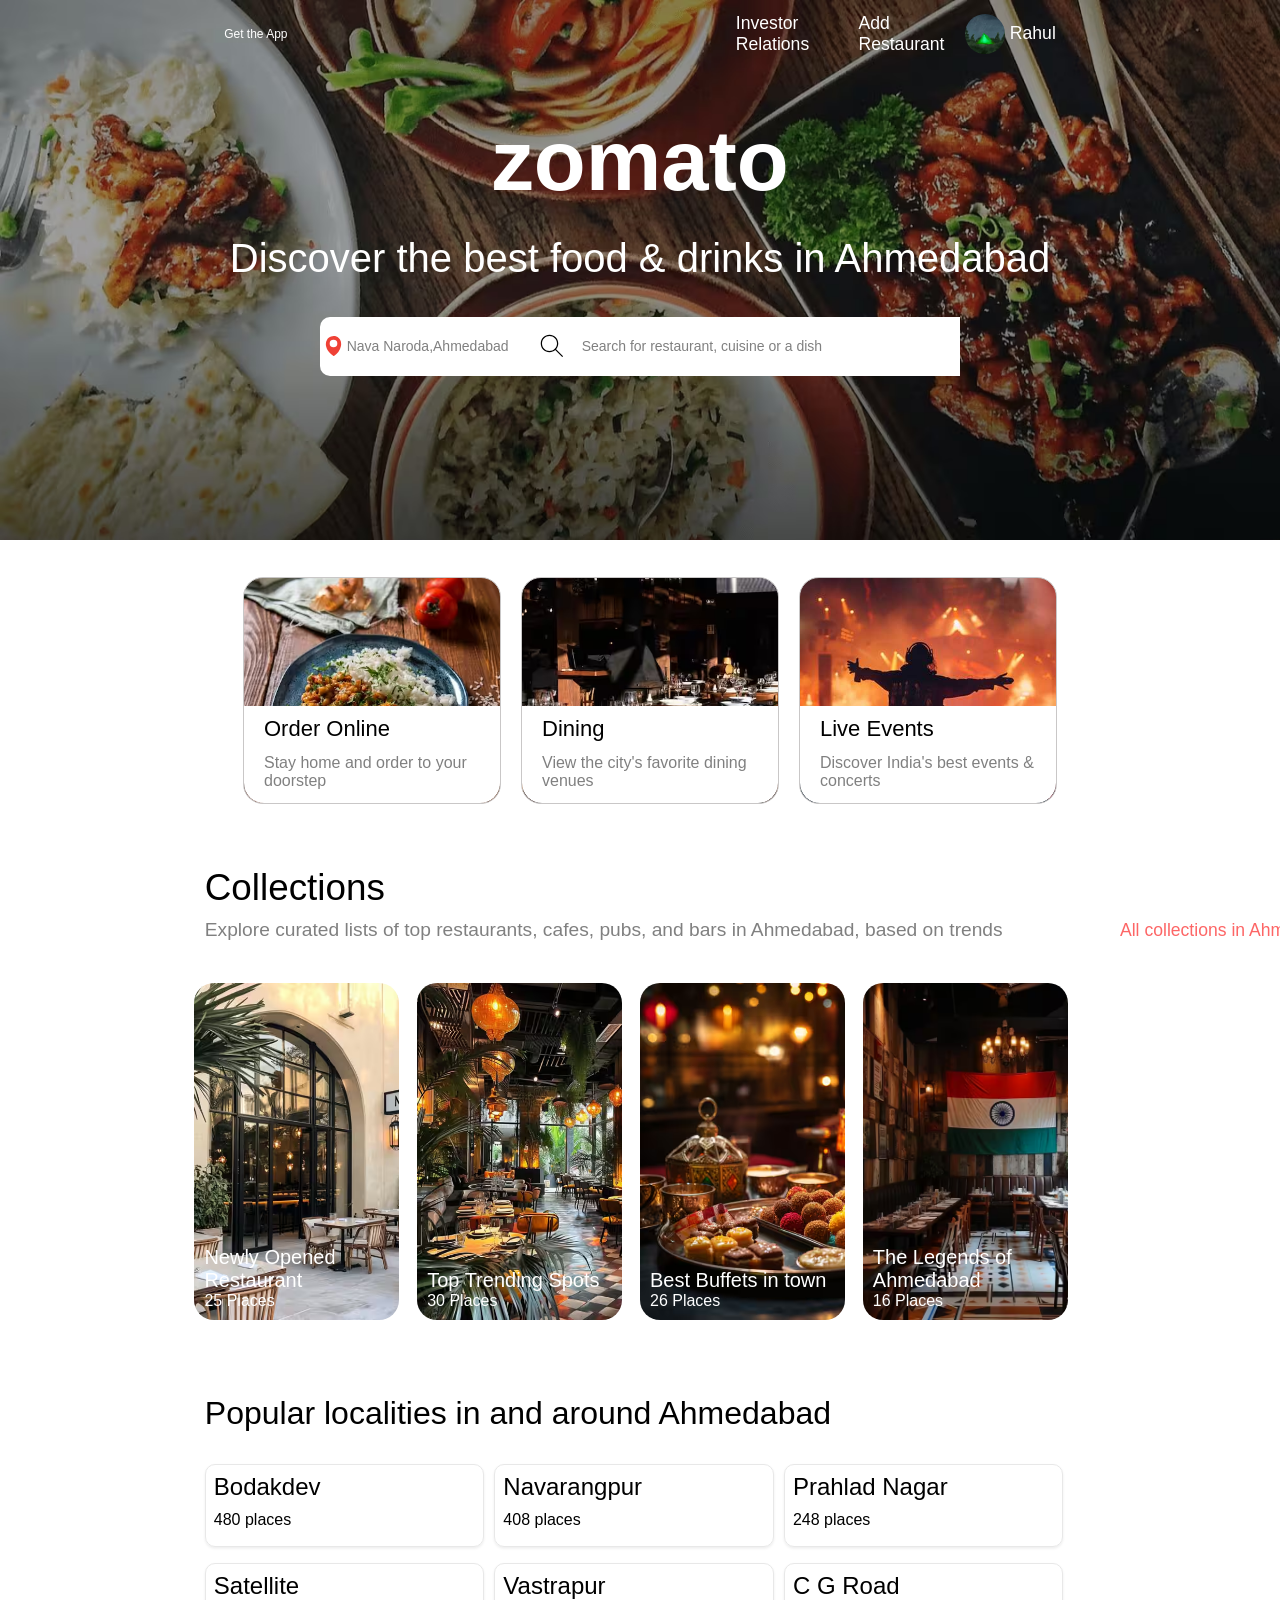
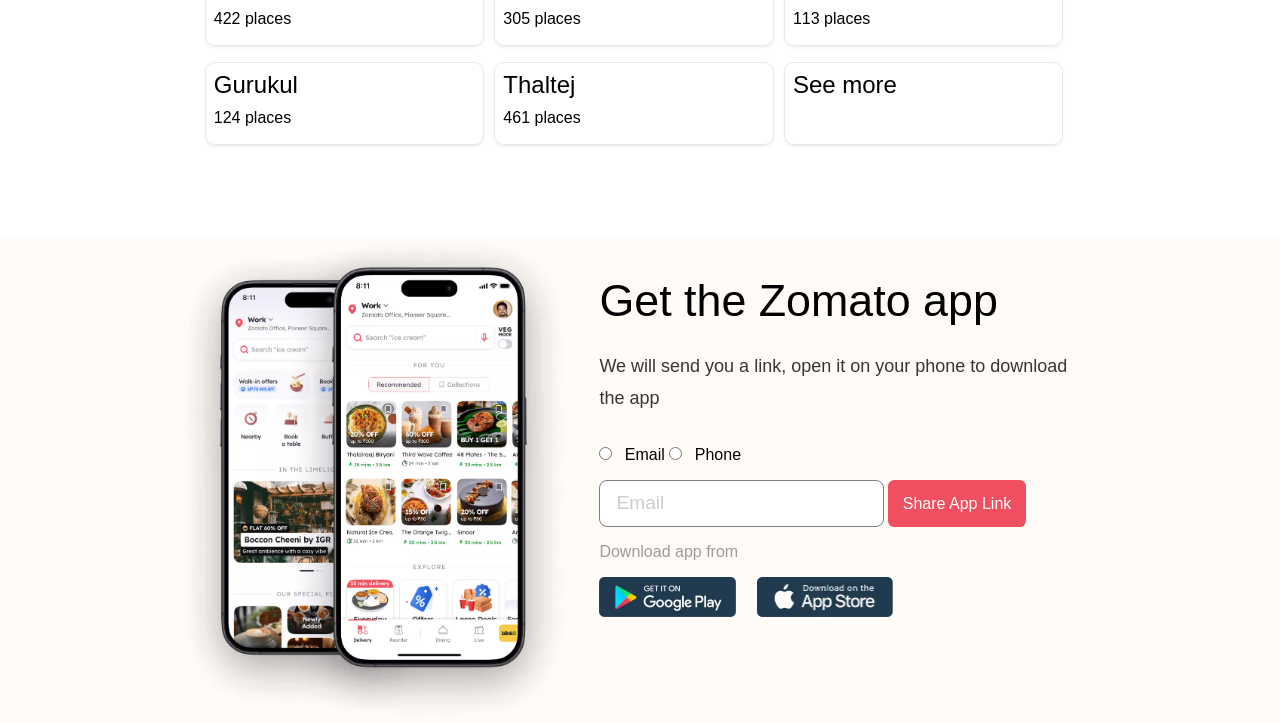
<file: index.html>
<!DOCTYPE html>
<html lang="en">
<head>
    <meta charset="UTF-8">
    <meta name="viewport" content="width=device-width, initial-scale=1.0">
    <title>Document</title>
    <link rel="preconnect" href="https://fonts.googleapis.com">
    <link rel="preconnect" href="https://fonts.gstatic.com" crossorigin>
    <link href="https://fonts.googleapis.com/css2?family=Roboto:ital,wght@0,100;0,300;0,400;0,500;0,700;0,900;1,100;1,300;1,400;1,500;1,700;1,900&display=swap" rel="stylesheet">
    <link rel="stylesheet" href="./first.css">
</head>
<body>
        <div class="main-container">
            <!-- header -->
                <header class="header">
                    <!-- top part -->
                        <div class="top-part-main">
                            <div class="left-part">Get the App</div>
                            <div class="right-part">
                                    <div class="investor-div">Investor Relations</div>
                                    <div class="add-restaurant">Add Restaurant</div>
                                    <div class="profile"><img class="user-profile" src="./unnamed.jpg" alt="user-profile"><div class="user-name">Rahul</div></div>
                            </div>
                        </div>
                        <!-- center part -->
                        <div class="center-main-div">

                                <div class="center-bar-top">
                                    <div class="zomato-div">zomato</div>
                                    <div class="discover-div">Discover the best food & drinks in Ahmedabad</div>
                                </div>

                                <div class="search-bar-div">
                                    <img src="./pin-location-icon.svg" class="location" alt="location">
                                    <input type="text" class="first" placeholder="Nava Naroda,Ahmedabad">
                                    <img src="./search.svg" alt="search-icon" class="search-icon">
                                    <input type="text" class="second" placeholder="Search for restaurant, cuisine or a dish">
                                </div>
                        </div>
                </header>

                <!-- main content  -->
                <main class="main">

                        <div class="middle-div">
                            </div>

                        <!-- Third div -->
                        <div class="third-div">
                                <div class="top-text">
                                    <div class="collection-div">Collections</div>
                                    <div class="top-last-text-div">
                                        <div class="left-text-div">Explore curated lists of top restaurants, cafes, pubs, and bars in Ahmedabad, based on trends</div>
                                        <div class="right-text-div">All collections in Ahmedabad</div>
                                    </div>
                                </div>

                                <div class="slides-div">
                                </div>
                        </div>
                        
                        <div class="fourth-part">
                            <div class="fourth-part-child">
                                <div class="fourth-part-heading">Popular localities in and around Ahmedabad</div>
                                <div class="select-grid">
                                </div>
                            </div>
                        </div>

                      <footer>
                        <div class="end-part-div">
                            <div class="phone-image-div"><img class="phone-image" src="./ce5bc038a8a2d4f8f24465c8826182af1726501431.avif" alt=""></div>
                            <div class="end-part-end-div">
                                <div class="get-app-div">
                                    <div class="get-app-div-top">Get the Zomato app</div>
                                    <div class="get-app-div-bottom">We will send you a link, open it on your phone to download the app</div>
                                </div>
                                <div class="log-in-div">
                                    <div class="log-in-div-top">
                                        <input class="radio-1" name="ans" type="radio">
                                        <label for="email">Email</label>
                                        <input class="radio-2" name="ans"  type="radio">
                                       <label for="Phone">Phone</label>
                                    </div>
                                    <div class="info-input-div">
                                        <input placeholder="Email" class="input-email" type="text">
                                        <button class="share-app-button">Share App Link</button>
                                    </div>
                                </div>

                                <div class="last-part-last">
                                    <div class="last-part-last-text">Download app from</div>
                                    <img src="./playstore.webp" class="playstore-image" alt="">
                                    <img src="./appstore.webp" class="appstor-image" alt="">
                                </div>
                            </div>
                        </div>
                      </footer>

                </main>
        </div>
</body>
<script src="./index.js"></script>
</html>
</file>
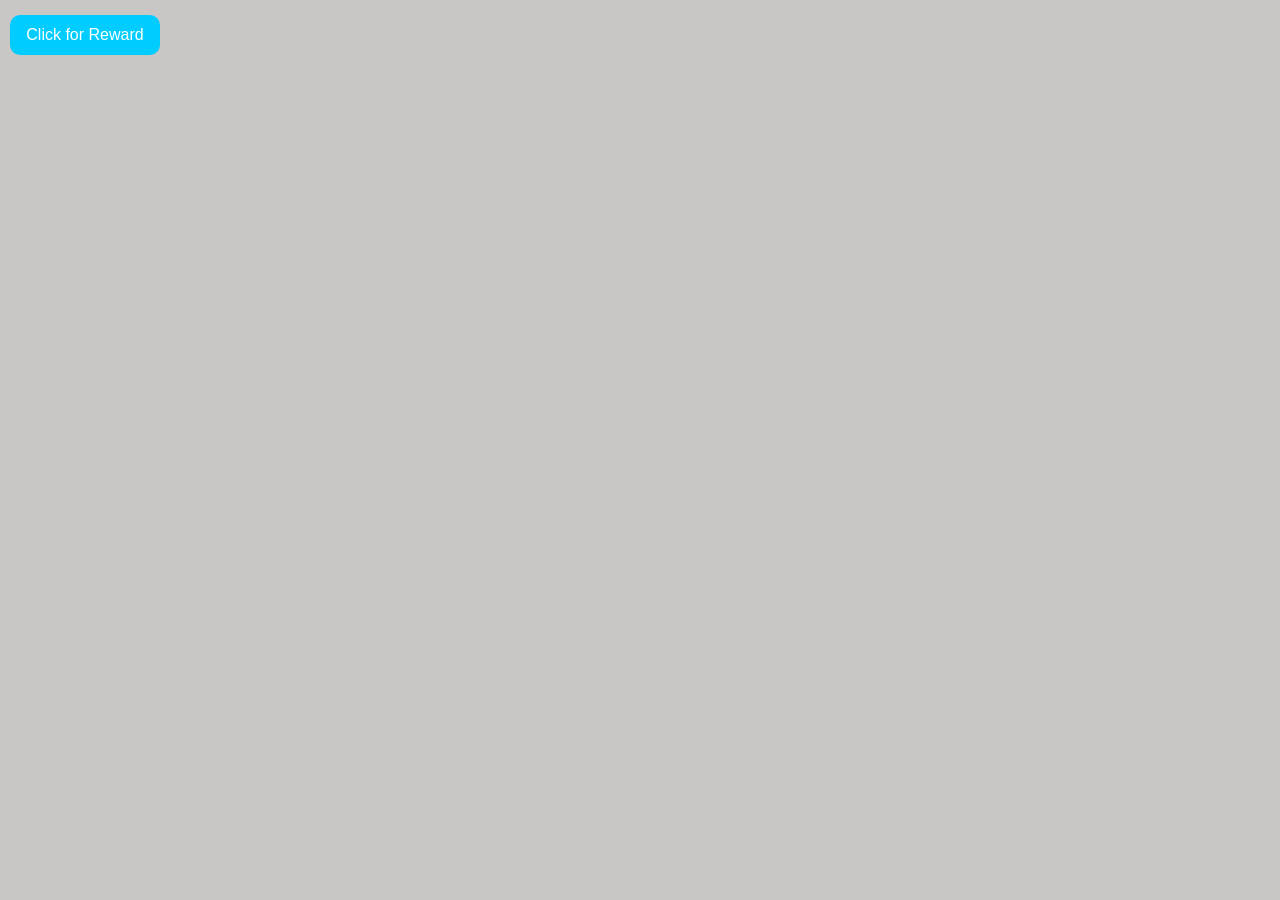
<file: prac.html>
<!DOCTYPE html>
<html lang="en">
<head>
    <meta charset="UTF-8">
    <meta name="viewport" content="width=device-width, initial-scale=1.0">
    <title>Document</title>
    <style>
        *{
            margin: 0;
            padding: 0;
        }
        body{
            width: 100vw;
            height: 100vh;
        }
        .container{
            height: 100%;
            width: 100%;
            background-color: rgb(201, 198, 198);
        }
        .parent {
            height: 70px;
            width: 170px;
            display: flex;
            align-items: center;
            justify-content: center;
            position: relative; /* Added */
        }
        
        button {
            height: 40px;
            width: 150px;
            border-radius: 10px;
            border: none;
            background-color: rgb(0, 204, 255);
            font-size: 1rem;
            color: white;
            position: absolute;
           
        }
        
    </style>
</head>
<body>
        <div class="container">
            <div class="parent">
                <button>Click for Reward</button>
            </div>
        </div>
</body>
<script>

</script>
</html>
</file>
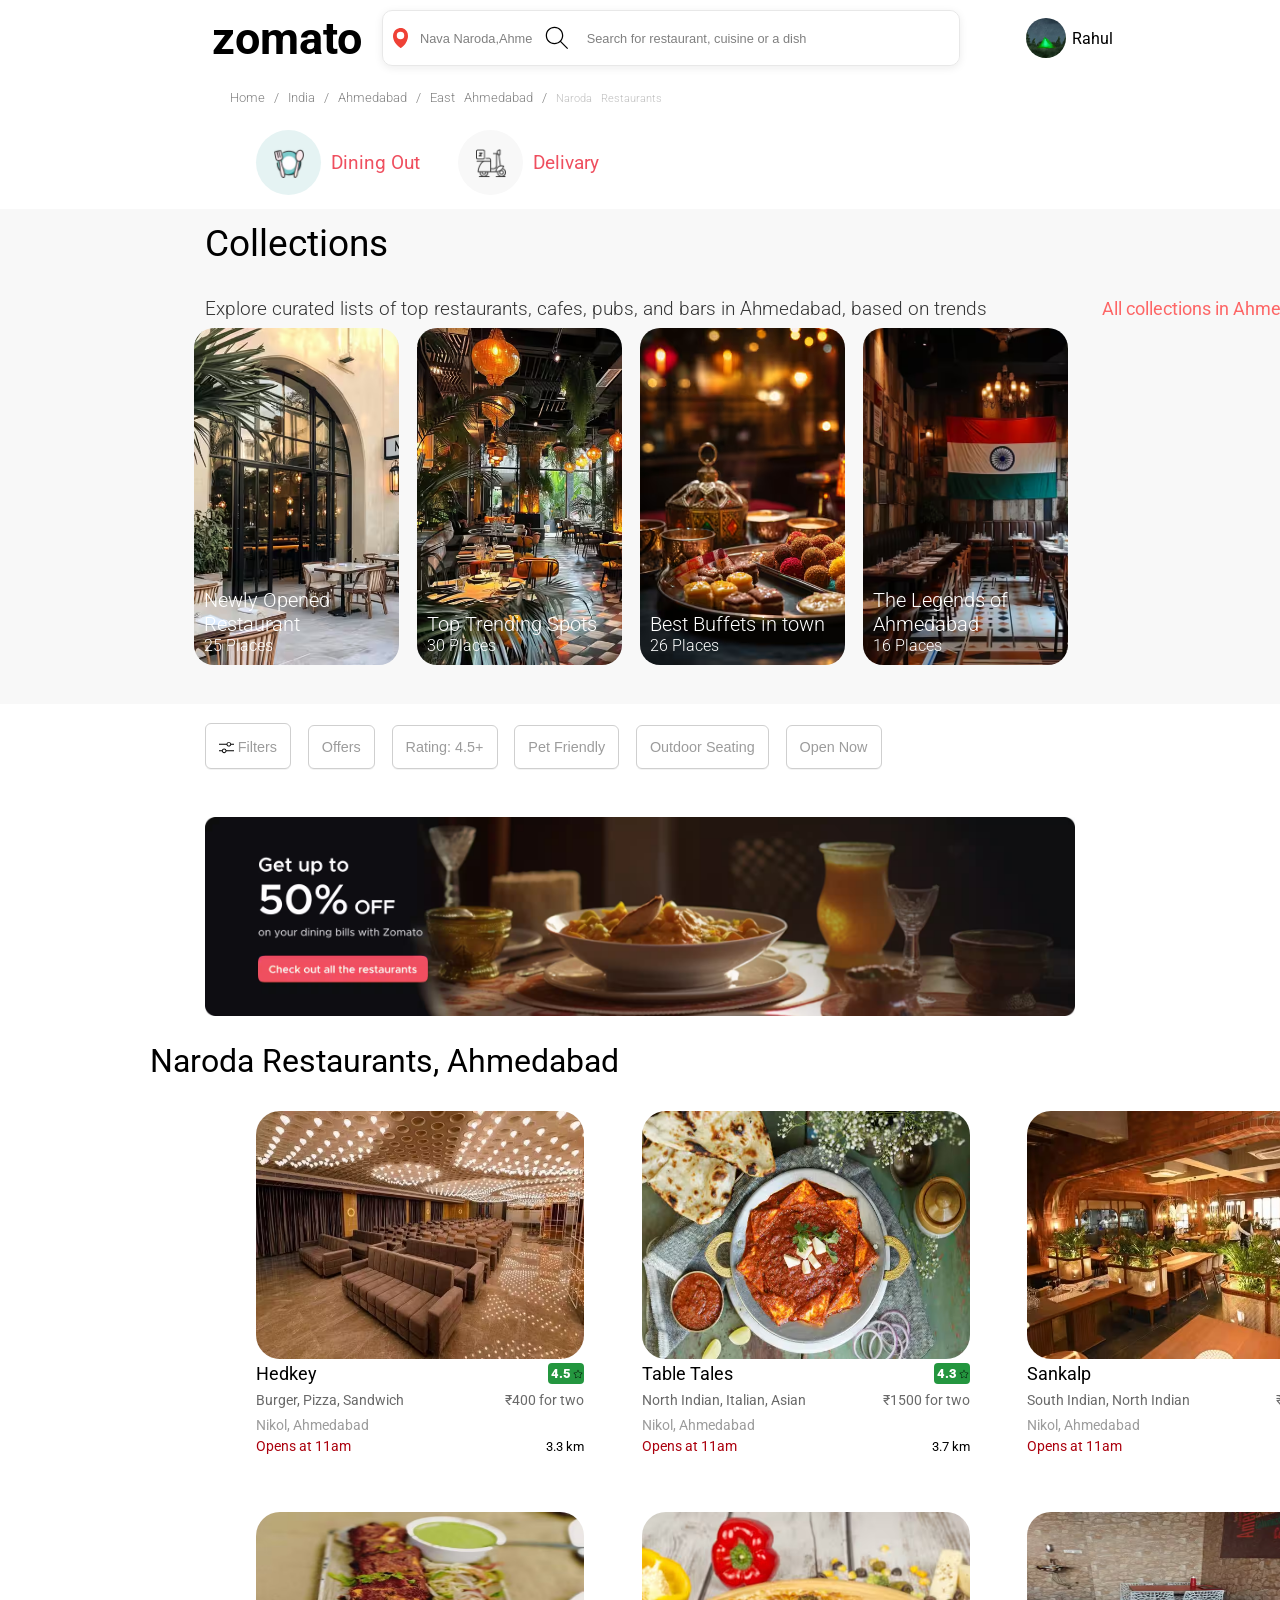
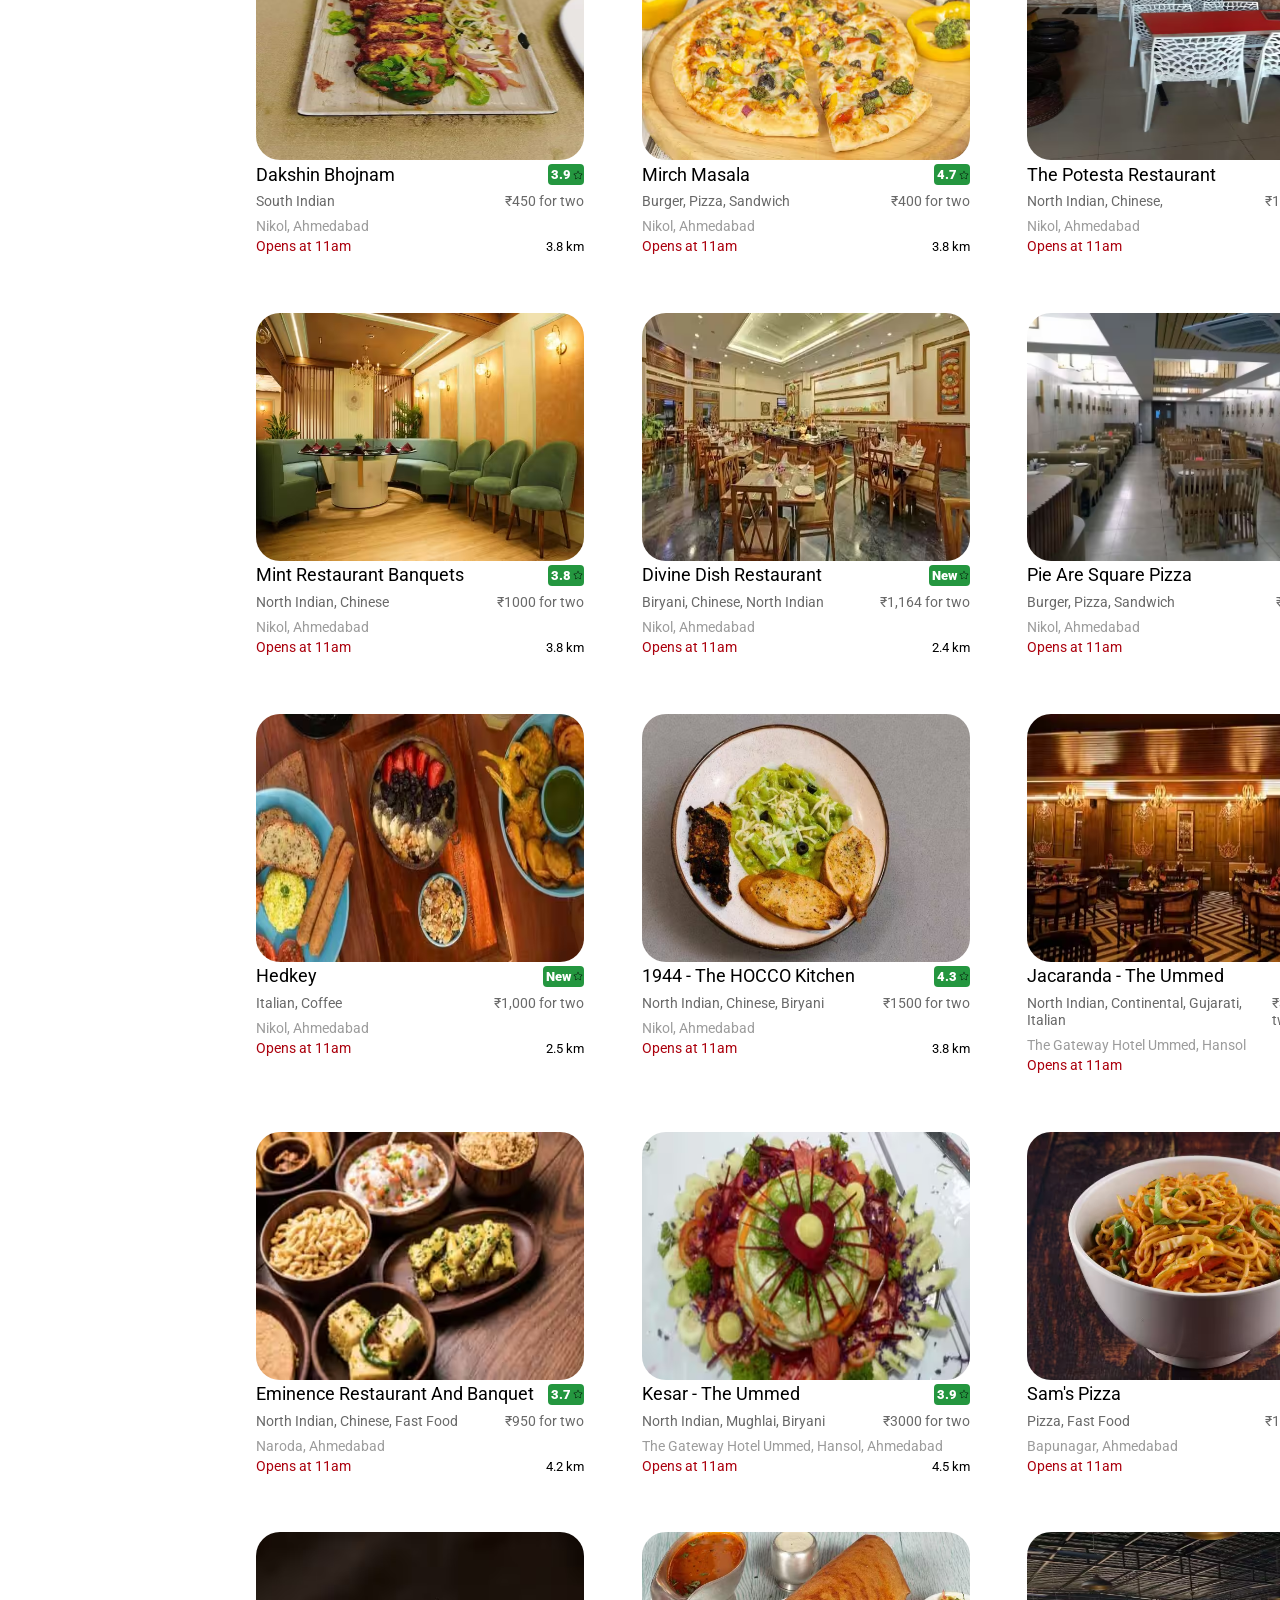
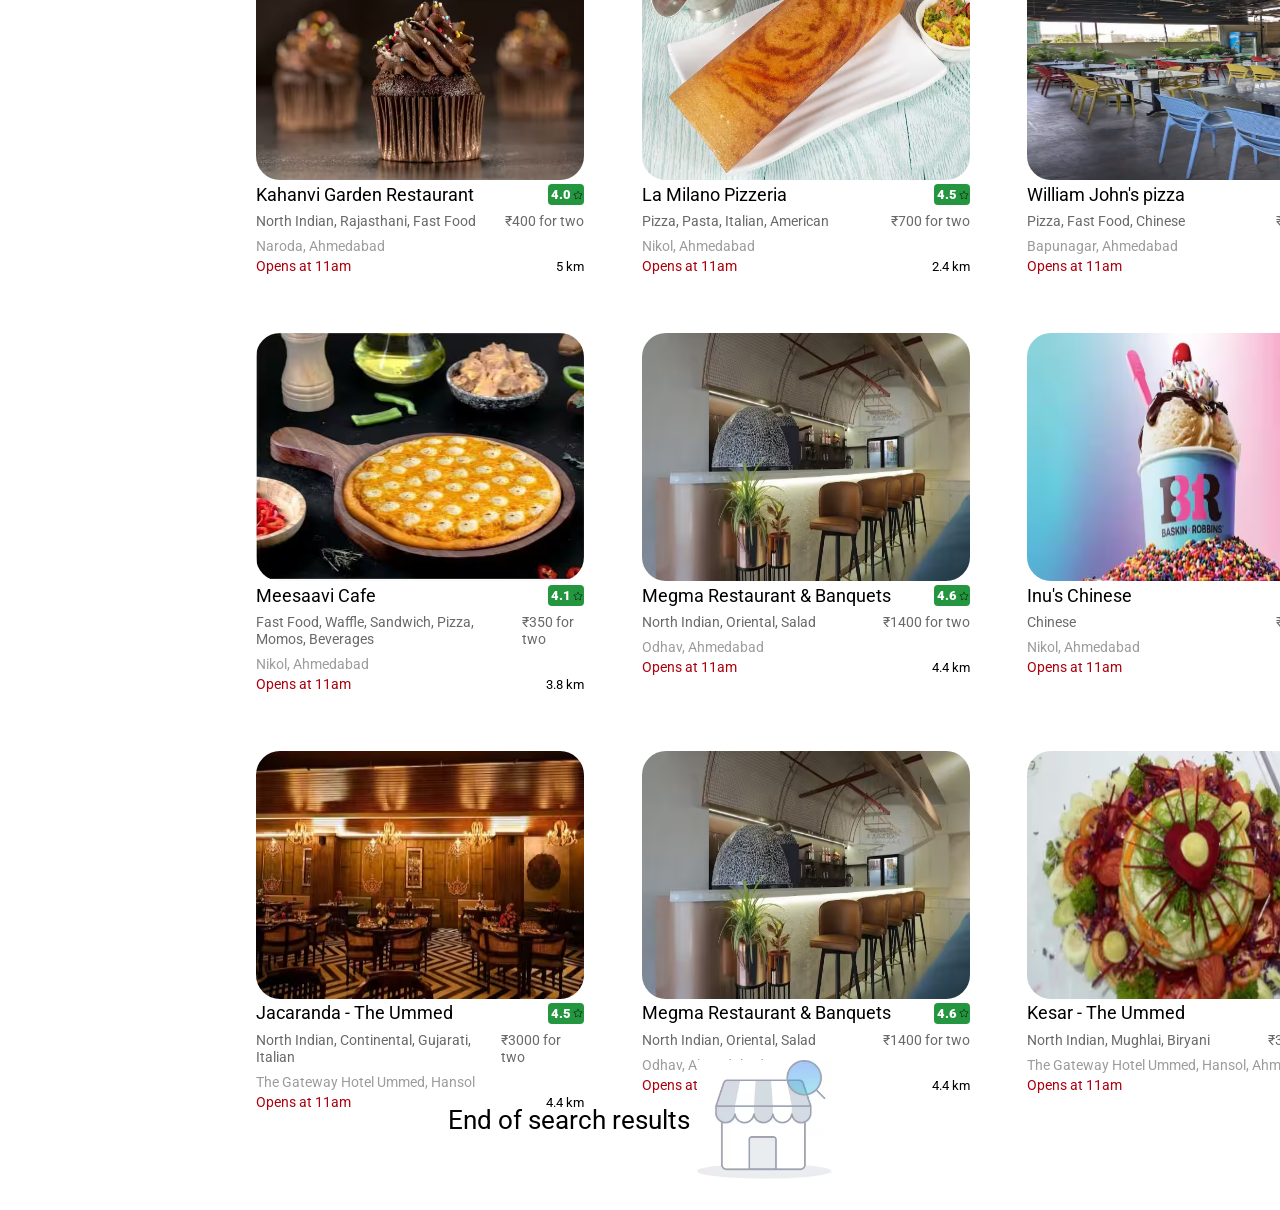
<file: second.html>
<!DOCTYPE html>
<html lang="en">
<head>
    <meta charset="UTF-8">
    <meta name="viewport" content="width=device-width, initial-scale=1.0">
    <title>Document</title>
    <link rel="preconnect" href="https://fonts.googleapis.com">
<link rel="preconnect" href="https://fonts.gstatic.com" crossorigin>
<link href="https://fonts.googleapis.com/css2?family=Roboto:ital,wght@0,100;0,300;0,400;0,500;0,700;0,900;1,100;1,300;1,400;1,500;1,700;1,900&display=swap" rel="stylesheet">
    <link rel="stylesheet" href="./index.css">
    <link rel="stylesheet" href="./index-2.css">
    <link rel="stylesheet" href="./index-3.css">
</head>
<body>
        <div class="main-container">
                <!-- top header -->
                <header>
                        <div class="header-inner">
                                <div class="top-part-header">
                                        <div class="left-side">
                                                <div class="zomato-div">zomato</div>
                                                <div class="search-bar-div">
                                                        <img src="./pin-location-icon.svg" class="location" alt="location">
                                                        <input type="text" class="first" placeholder="Nava Naroda,Ahmedabad">
                                                        <img src="./search.svg" alt="search-icon" class="search-icon">
                                                        <input type="text" class="second" placeholder="Search for restaurant, cuisine or a dish">
                                                    </div>
                                        </div>
                                        <div class="right-side">
                                                <img src="./unnamed.jpg" class="user-image" alt="">
                                                <div class="user-name">Rahul</div>
                                        </div>
                                </div>
                                <div class="top-part-middle">
                                        <div class="top-part-middle-inside"></div>
                                        <div class="text-content">Home / India / Ahmedabad / East Ahmedabad /<span> Naroda Restaurants</span></div>
                                </div>
                                <div class="top-part-bottom">
                                                <div class="left">
                                                        <div class="dine-image-div"><img class="dine-image" src="./30fa0a844f3ba82073e5f78c65c18b371616149662.avif" alt=""></div>
                                                        <div class="dine-out-text">Dining Out</div>
                                                </div>
                                                <div class="right">
                                                        <div class="delivary-image-div"><img class="delivary-image" src="./246bbd71fbba420d5996452be3024d351616150055.webp" alt=""></div>
                                                        <div class="delivary-text">Delivary</div>
                                                </div>
                                </div>
                        </div>
                </header>

                <main>
                        <div class="third-div">
                                <div class="top-text">
                                    <div class="collection-div">Collections</div>
                                    <div class="top-last-text-div">
                                        <div class="left-text-div">Explore curated lists of top restaurants, cafes, pubs, and bars in Ahmedabad, based on trends</div>
                                        <div class="right-text-div">All collections in Ahmedabad</div>
                                    </div>
                                </div>

                                <div class="slides-div">
                                    <!-- <div class="image-1">
                                        <div class="image-1-text-div">
                                            <div class="image-1-text-top">Newly Opened Restaurant</div>
                                            <div class="image-1-text-bottom">25 Places</div>
                                        </div>
                                    </div> -->
                                </div>
                        </div>

                        <div class="filter-buttons-main-div">
                                <div class="filter-button-div">
                                        <button><img class="filter" src="./Filter-12.svg" alt=""> Filters</button>
                                        <button>Offers</button>
                                        <button>Rating: 4.5+</button>
                                        <button>Pet Friendly</button>
                                        <button>Outdoor Seating</button>
                                        <button>Open Now</button>
                                </div>
                        </div>

                        <div class="last-second-part">
                                <img  class="ad-img" src="./e067a1cf0d3fe27b366402b98b994e9f1716296909.avif" alt="">
                                <div class="ad-text-div">Naroda Restaurants, Ahmedabad</div>
                        </div>

                        <div class="last-part">
                                <div class="last-grid">
                                </div> 
                        </div>
                </main>   
        
        </div>
</body>
<script src="./second.js"></script>
<!-- <script src="./index2.js"></script> -->
</html>
</file>
<file: first.css>
* {
    padding: 0;
    margin: 0;
}

body {
    height: 100vh;
    width: 100vw;
    color: white;
   font-family: Okra, Helvetica, sans-serif;
}

.main-container {
    height: 100%;
    width: 100%;
}

header {
    background-image: url(./81f3ff974d82520780078ba1cfbd453a1583259680.avif);
    height: 60%;
    margin-bottom: 3%;
    background-size: cover;
    background-repeat: no-repeat;
}

.top-part-main {
    padding-top: 1%;
    display: flex;
    align-items: center;
    justify-content: space-around;
}

.left-part,
.right-part,
.investor-div,
.add-restaurant,
.profile,
.user-name {
    display: inline-block;
}

.left-part {
    font-size: 12px;
}

.user-profile {
    height: 40px;
    width: 40px;
    border-radius: 50%;
}

.right-part {
    display: flex;
    width: 25%;
    justify-content: space-between;
    align-items: center;
    font-size: 1.1em;
}

.profile {
    display: flex;
    align-items: center;
}

.user-name {
    margin-left: 5px;
}

/* center part */
.center-main-div {
    display: flex;
    justify-content: space-around;
    align-items: center;
    height: 85%;
    flex-direction: column;
}

.search-bar-div {
    width: 50%;
    background-color: white;
    height: 13%;
    border-radius: 10px;
    display: flex;
    align-items: center;
    position: relative;
    bottom: 80px;
}

.location {
    height: 20px;
    width: 20px;
    padding-left: 5px;
    padding-right: 5px;
}

.search-icon {
    height: 30px;
    width: 30px;
    padding-left: 15px;
    padding-right: 15px;
    display: block;
}

input {
    height: 100%;
    font-size: 14px;
    border: none;
}

input:focus {
    border: none;
    outline: none;
}

.second {
    width: 71%;
}

input::placeholder {
    color: gray;
}

.center-bar-top {
    display: block;
}

.zomato-div {
    font-size: 85px;
    font-weight: bold;
    display: block;
    text-align: center;
    padding-bottom: 26px;
}

.discover-div {
    font-size: 40px;
    display: block;
}

/* main part */
.main {
    height: 100%;
    width: 100%;
}

.middle-div {
    display: flex;
    width: 100%;
    display: flex;
    align-items: center;
    justify-content: center;
    height: 25%;
}

.middle-card-1 {
    background-repeat: no-repeat;
    height: 100%;
    width: 20%;
    display: flex;
    align-items: end;
    border-radius: 20px;
    margin-left: 20px;
    border: 1px solid rgb(201, 199, 199);
    background-size: cover;
    transition: all;
    transition-duration: 0.3s;
}
.middle-card-1:hover,.middle-card-2:hover,.middle-card-3:hover{
    transform: translate(5px,-3px);
}
.bottom-text {
    width: 100%;
    color: black;
    background-color: white;
    border-radius: 0 0 20px 20px;
    padding-top: 15px;
    display: flex;
    justify-content: center;
    flex-direction: column;
}

.bottom-text-top {
    padding-top: 20px;
    font-size: 22px;
    position: relative;
    left: 20px;
    bottom: 25px;
}

.bottom-text-bottom {
    position: relative;
    bottom: 13px;
    left: 20px;
    color: grey;
}


/* third div */

.third-div {
    margin-top: 5%;
    height: 55%;
    width: 100%;
}

.slides-div {
    height: 80%;
    width: 100%;
    display: flex;
    justify-content: center;
    align-items: center;
    font-weight: 300;
}

.image-1 {
    background-image: url(./image-1.avif);
    background-size: cover;
    background-repeat: no-repeat;
    width: 16%;
    height: 85%;
    border-radius: 20px;
    display: flex;
    align-items: end;
    margin-right: 18px;
}
.image-1:hover{
    cursor: pointer;
}

.image-1-text-div{
    position: relative;
    left: 10px;
    bottom: 10px;
}
.image-1-text-top{
    font-size: 20px;
}

.top-text{
    color: black;
    position: relative;
    left: 16%;
    display: inline-block;
    margin-bottom: 1%;
}
.collection-div{
    font-size: 2.3rem;
    margin-bottom: .6rem;
}
.left-text-div,.right-text-div{
    display: inline-block;
}
.left-text-div{
    font-size: 1.2rem;
    color: grey;
}
.right-text-div{
    position: relative;
    left: 11%;
    font-size: 1.1rem;
    color:rgb(253, 102, 102);
}
/* fourth part */
.fourth-part{
    width: 100%;
   color: black;
   display: flex;
   justify-content: center;
   align-items: center;
}
.fourth-part-child{
    width: 100%;
    padding-left: 16%;
}
.select-grid{
    display: grid;
    grid-template-columns: repeat(3,26%);
    column-gap: 10px;
    width: 100%;
    row-gap: 25px;
}
.fourth-part-heading{
    font-size: 2rem;
    padding-bottom: 3%;
    padding-top: 3%;
}
.one{
   height: 88%;
   border: 1px solid rgb(232, 232, 232);
   padding: 0.5em;
   border-radius: 10px;
   box-shadow: rgba(28, 28, 28, 0.08) 0px 1.42623px 2.85246px;
}
.one-2{
    margin-top: 10px;
}
.one-1{
    font-size: 1.5rem;
}
.one:hover{
    box-shadow: 0px 1px 4px 0px rgba(0, 0, 0, 0.3);
}


footer{
   width: 100%;
   margin-top: 8%;
   color: black;
   display: flex;
   justify-content: center;
   background-color: rgb(255, 251, 247);
}
.end-part-div{
    display: flex;
    align-items: center;
    justify-content: center;
}
.phone-image{
    height: 30em;
}
.end-part-end-div{
    display: flex;
    flex-direction: column;
    padding-bottom: 4rem;
}

.get-app-div-top{
    font-size: 2.8rem;
}
.get-app-div-bottom{
    font-size: large;
    font-weight: 300;
    color: #363636;
    line-height: 2rem;
    padding-bottom: 2rem;
    padding-top: 1.5rem;
}
.get-app-div{
    width: 90%;

}
label{
    font-size: 1rem;
    padding-left: 0.5rem;
    font-weight:200;
}
.input-email{
    background-color: white;
    border: 1px grey solid;
    height: 2.8rem;
    width: 50%;
    border-radius: 0.5rem;
    padding-left: 1rem;
}
.input-email::placeholder{
    font-size: 1.2rem;
    color: rgb(206, 204, 204);
    font-weight: 100;
}
.input-email:focus{
    border: 2px solid #EF4F5F;
}
.share-app-button{
    padding: 0.9rem;
    font-size: 1rem;
    background-color: #EF4F5F;
    border: none;
    color: white;
    border-radius: 0.4rem;
    font-weight: 100;
}
.last-part-last-text{
    color: #9c9c9c;
    font-weight: 100;
}
.playstore-image,.appstor-image{
    height: 2.5rem;
    padding-right: 1rem;
}
.last-part-last-text{
    padding-top: 1rem;
    padding-bottom: 1rem;
}
.log-in-div-top{
    padding-bottom: 1rem;
}
</file>
<file: index.css>
* {
    padding: 0;
    margin: 0;
}

body{
    height: 100vh;
    width: 100vw;
    font-family: "Roboto", serif;
    overflow-x: hidden;
}

.main-container {
    height: 100%;
    width: 100%;
}

header {
    width: 100%;
    display: flex;
    justify-content: center;
    align-items: start;
}

.header-inner {
    width: 100%;
}

.top-part-header {
    width: 100%;
    display: flex;
    align-items: center;
    margin-top: 10px;
}

.left-side {
    display: flex;
    align-items: center;
    justify-content: center;
    width: 90%;
}

.zomato-div {
    font-size: 2.8em;
    font-weight: bolder;
}

.search-bar-div {
    width: 50%;
    height: 3.4em;
    border-radius: 10px;
    display: flex;
    align-items: center;
    box-shadow: rgba(28, 28, 28, 0.08) 0px 2px 8px;
    border: 1px solid rgb(232, 232, 232);
    position: relative;
    left: 20px;
}

.location {
    height: 20px;
    width: 20px;
    padding-left: 10px;
    padding-right: 2px;
}

.search-icon {
    height: 30px;
    width: 30px;
    padding-left: 10px;
    padding-right: 15px;
}
.right-side {
    display: flex;
    align-items: center;
    position: relative;
    right: 120px;
}
.user-image {
    height: 40px;
    width: 40px;
    border-radius: 50%;
    position: relative;
    right: 6px;
}
input {
    height: 100%;
    border: none;
}
.first {
    width: 30%;
    padding-left: 10px;
}
.second {
    width: 100%;
    border-radius: 0 10px 10px 0;
}
input:focus {
    border: none;
    outline: none;
}
input::placeholder {
    color: grey;
    font-size: 0.8rem;
}
.top-part-middle{
    color: #828282;
    font-weight: 300;
    font-size: 0.8rem;
    display: flex;
    flex-direction: column;
    justify-content: start;
    margin-top: 1.5rem;
    position: relative;
    left: 18%;
    word-spacing: 6px;
}
span{
    font-size: 0.7rem;
   opacity: 0.5;
}
.top-part-bottom{
    width: 100%;
    display: flex;
    position: relative;
    left: 20%;
    top: 25px; 
}
.left{
    display: flex;
    align-items: center;
    margin-right: 3%;
}
.right{
    display: flex;
    align-items: center;
}
.dine-image-div,.delivary-image-div{
    height: 65px;
    width: 65px;
    display: flex;
    align-items: center;
    justify-content: center;
    border-radius: 50%;
}
.dine-image-div{
    background-color: #E5F3F3;
    margin-right: 10px;
}
.delivary-image-div{
    background-color: #F8F8F8;
    margin-right: 10px;
}
.dine-image,.delivary-image{
    height: 30px;
    width: 30px;
}
.dine-out-text,.delivary-text{
    font-size: 1.2rem;
    color: #EF4F5F;
}
main{
    height: 100%;
    width: 100%;
    margin-top: 3%;
}
.third-div {
    height: 55%;
    width: 100%;
    background-color:  rgb(248, 248, 248);;
}

.slides-div {
    height: 80%;
    width: 100%;
    display: flex;
    justify-content: center;
    align-items: center;
    font-weight: 300;
    position: relative;
    bottom: 2.1rem;
    color: white;
}

.image-1 {
    background-size: cover;
    background-repeat: no-repeat;
    width: 16%;
    height: 85%;
    border-radius: 20px;
    display: flex;
    align-items: end;
    margin-right: 18px;
}
.image-1:hover{
    cursor: pointer;
}

.image-1-text-div{
    position: relative;
    left: 10px;
    bottom: 10px;
}
.image-1-text-top{
    font-size: 20px;
}
.top-text{
    color: black;
    position: relative;
    left: 16%;
    display: inline-block;
    margin-bottom: 1%;
    margin-top: 1%;
}
.collection-div{
    font-size: 2.3rem;
    margin-bottom: 2tprem;
}
.left-text-div,.right-text-div{
    display: inline-block;
}
.left-text-div{
    font-size: 1.2rem;
    color: #363636;
    font-weight: 300;
}
.right-text-div{
    position: relative;
    left: 11%;
    font-size: 1.1rem;
    color:rgb(253, 102, 102);
}
.top-last-text-div{
    margin-top: 2rem;
}
</file>
<file: index-2.css>
.filter-buttons-main-div {
    width: 100%;
    display: flex;
    align-items: center;
    margin-top: 1.5%;
    position: sticky;
}

.filter-button-div {
    position: relative;
    left: 16%;
}

.filter {
    height: 15px;
    width: 15px;
    position: relative;
    top: 3px;
}

.filter-button {
    display: flex;
    justify-content: center;
    align-items: center;
}

button {
    border: 1px solid rgb(207, 207, 207);
    color: rgb(156, 156, 156);
    background-color: rgb(255, 255, 255);
    box-shadow: rgba(54, 54, 54, 0.06) 0px 1px;
    padding: 13px;
    border-radius: 6px;
    font-size: 0.9rem;
    margin-right: 0.8rem;
}

button:hover {
    cursor: pointer;
    box-shadow: inset 0 0 20px rgba(0, 0, 0, 0.08);
    /* Inner shadow */
}

.last-second-part {
    margin-top: 3rem;
    width: 100%;
    display: flex;
    flex-direction: column;
    justify-content: center;
    align-items: center;
}

.ad-img {
    height: 30%;
    width: 68%;
}

.ad-text-div {
   margin-top: 1.6rem;
   font-size: 2rem;
   position: relative;
   right:20%;
}
</file>
<file: index-3.css>
.last-part{
    height: 100%;
    width: 100%;
    display: flex;
    justify-content: center;
    align-items: center;
}
.last-grid{
    display: grid;
    grid-template-columns: repeat(3,1fr);
    column-gap: 2rem;
    row-gap: 2rem;
    position: relative;
    bottom: 5%;
    margin-top: 10%;
    height: 100%;
    width: 62%;
}
.hotel-image{
    height: 248px;
    width: 328px;
    border-radius: 1.5rem;
}
.top-hotel-text{
    display: flex;
    justify-content: space-between;
    align-items: center;
    margin-bottom: 0.5rem;
}
.left-top-hotel-text{
    font-size: 1.1rem
}
.right-top-hotel-text{
    font-size: 0.8rem;
    background-color: #24963F;
    display: flex;
    align-items: center;
    justify-content: space-between;
    font-weight: 900;
    color: white;
    padding: 3px;
    border-radius: 4px;
}
.star-img{
    height:10px;
    width: 10px;
    position: relative;
    left: 2px;
}
.middle-hotel-text{
    display: flex;
    align-items: center;
    justify-content: space-between;
    margin-bottom: 0.5rem;
}
.middle-hotel-text-left,.middle-hotel-text-right{
    color: #696969;
    font-size: 0.9rem;
}
.last-second-div{
    color: #9C9C9C;
    font-size: 0.9rem;
    margin-bottom: 0.2rem;
}
.last-card-text-div{
    display: flex;
    align-items: center;
    justify-content: space-between;
}
.last-card-text-div-left{
    color: #AB000D;
    font-size: 0.9rem;
}
.last-card-text-div-right{
    font-size: 0.8rem;
}
.grid-card{
    padding: 0.8rem;
    border-radius: 1.5rem;
}
.grid-card:hover{
   box-shadow: 0px 1px 4px 0px rgba(0, 0, 0, 0.3);
}

/* last part */
footer{
    width: 100%;
    height: 20%;
    position: absolute;
    top: 470%;
    display: flex;
    align-items: center;
    justify-content: center;
}
.two-part-conatiner{
    display: flex;
    align-items: center;
    justify-content: space-between;
    width: 30%;
}
.footer-first{
    font-size: 1.6rem;
}
.footer-second{
    height: 7.5rem;
}
</file>
